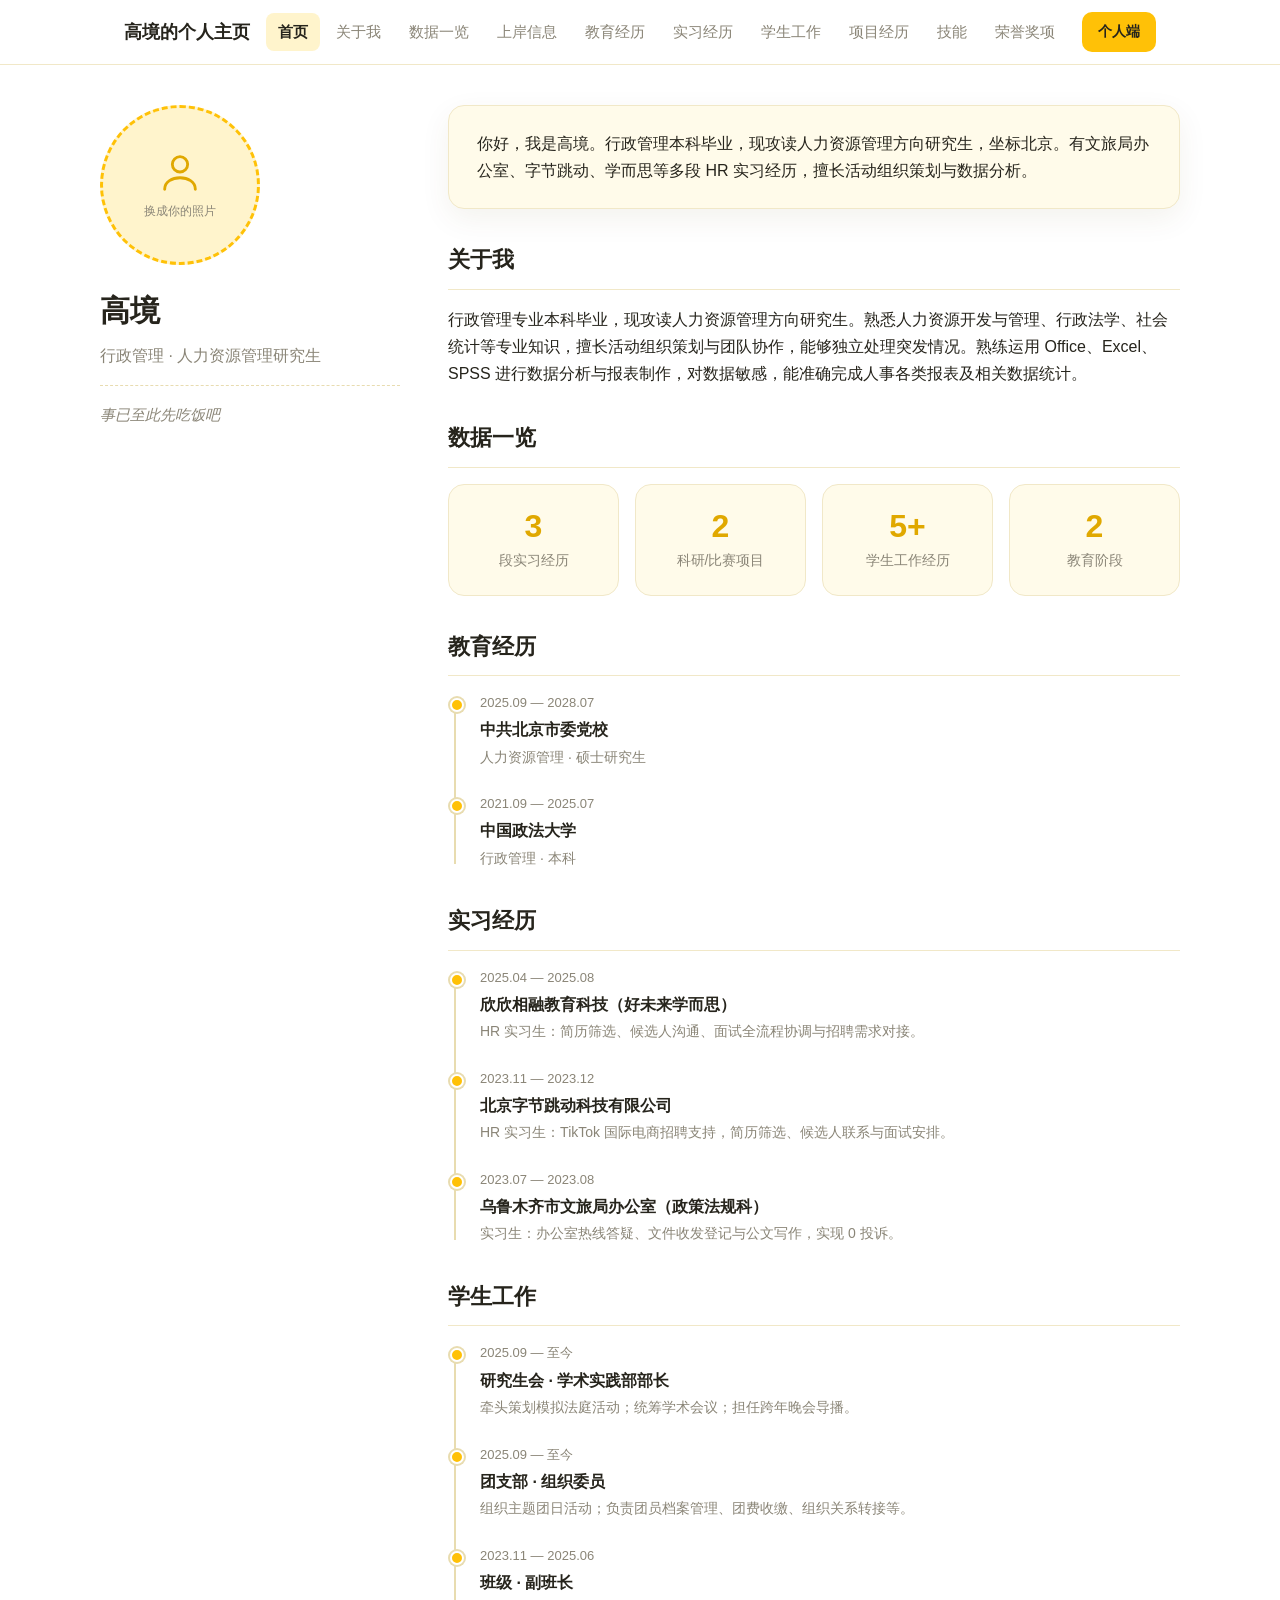
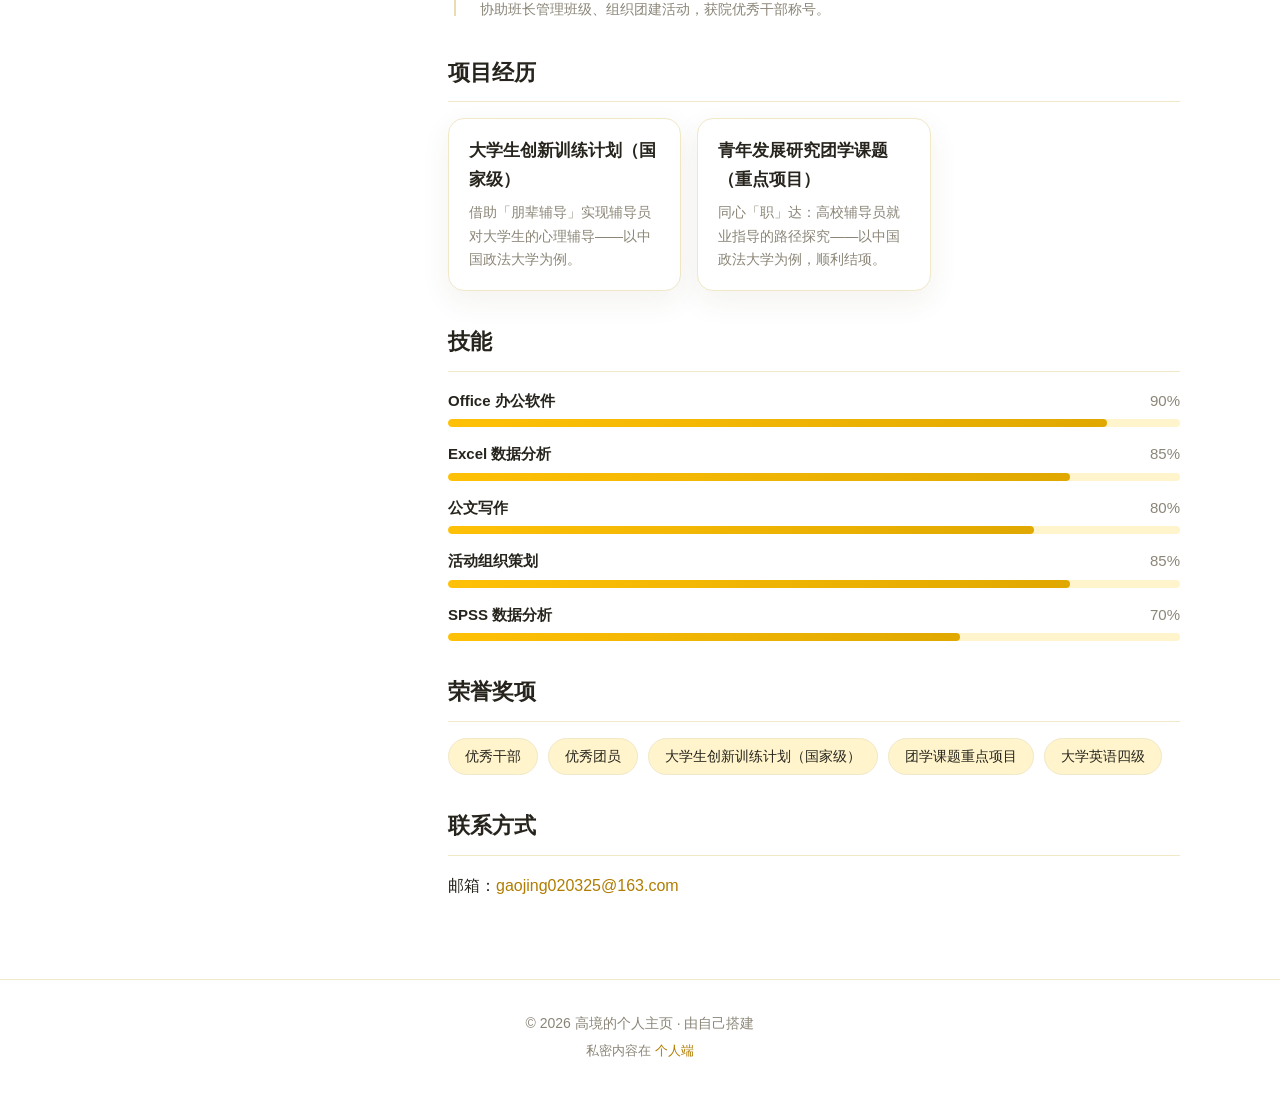
<file: index.html>
<!DOCTYPE html>
<html lang="zh-CN">
<head>
  <meta charset="UTF-8">
  <meta name="viewport" content="width=device-width, initial-scale=1.0">
  <title>我的个人主页</title>
  <link rel="stylesheet" href="css/style.css?v=6">
</head>
<body id="top">
  <header class="site-header">
    <div class="container header-inner">
      <a class="brand" href="index.html">我的个人主页</a>
      <nav class="main-nav" id="main-nav"></nav>
      <a href="private.html" class="btn-personal">个人端</a>
    </div>
  </header>

  <main class="container page">
    <!-- 左侧栏：照片 + 名字 + 签名 -->
    <aside class="sidebar">
      <div class="photo" id="photo">
        <svg viewBox="0 0 24 24" width="46" height="46" fill="none" stroke="currentColor" stroke-width="1.5" stroke-linecap="round" stroke-linejoin="round" aria-hidden="true">
          <circle cx="12" cy="8" r="4"></circle>
          <path d="M4 21c0-4 4-6 8-6s8 2 8 6"></path>
        </svg>
        <span class="photo-hint">换成你的照片</span>
      </div>
      <h1 class="side-name" id="hero-name">你的名字</h1>
      <p class="side-title" id="hero-title"></p>
      <p class="signature" id="signature"></p>
    </aside>

    <!-- 右侧：内容 -->
    <div class="content">
      <section class="intro-card">
        <p id="intro"></p>
      </section>

      <div id="sections"></div>

      <section class="section contact" id="contact"></section>
    </div>
  </main>

  <footer class="site-footer">
    <div class="container">
      <p>© <span id="year"></span> <span id="footer-brand">我的个人主页</span> · 由自己搭建</p>
      <p class="muted small">私密内容在 <a href="private.html">个人端</a></p>
    </div>
  </footer>

  <script src="js/config.js?v=11"></script>
  <script src="js/main.js?v=9"></script>
</body>
</html>
</file>
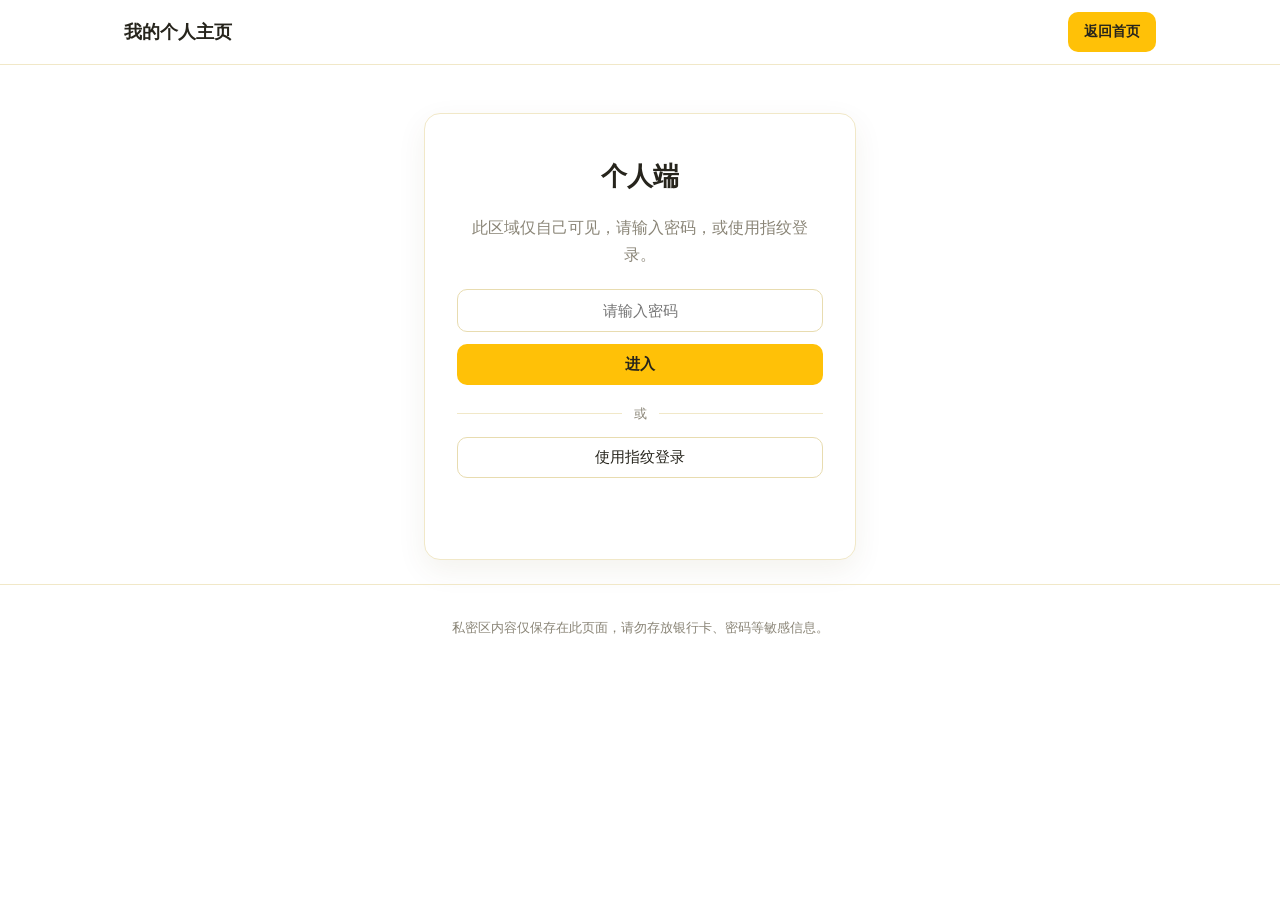
<file: private.html>
<!DOCTYPE html>
<html lang="zh-CN">
<head>
  <meta charset="UTF-8">
  <meta name="viewport" content="width=device-width, initial-scale=1.0">
  <title>个人端 · 登录</title>
  <link rel="stylesheet" href="css/style.css?v=6">
</head>
<body>
  <header class="site-header">
    <div class="container header-inner">
      <a class="brand" href="index.html">我的个人主页</a>
      <a href="index.html" class="btn-personal ml-auto">返回首页</a>
    </div>
  </header>

  <main class="container narrow">
    <!-- 登录界面 -->
    <section id="login-view" class="login-card">
      <h1>个人端</h1>
      <p class="muted">此区域仅自己可见，请输入密码，或使用指纹登录。</p>
      <form id="login-form">
        <input type="password" id="password" placeholder="请输入密码" autocomplete="current-password" required>
        <button type="submit" class="btn">进入</button>
      </form>
      <p id="login-error" class="error" hidden>密码错误，请重试。</p>

      <div class="or-divider"><span>或</span></div>
      <button type="button" id="fingerprint-btn" class="btn-ghost fp-btn">使用指纹登录</button>
      <p id="fp-status" class="muted small fp-status"></p>
    </section>

    <!-- 私密内容 -->
    <section id="private-view" hidden>
      <div class="private-head">
        <h1>🔒 我的私密空间</h1>
        <button id="logout" class="btn-ghost">退出登录</button>
      </div>
      <p id="greeting" class="muted"></p>

      <div class="grid">
        <section class="panel">
          <h2>📝 私密笔记</h2>
          <div id="notes"></div>
        </section>
        <section class="panel">
          <h2>✅ 待办事项</h2>
          <ul id="todos" class="todo-list"></ul>
        </section>
      </div>
    </section>
  </main>

  <footer class="site-footer">
    <div class="container">
      <p class="muted small">私密区内容仅保存在此页面，请勿存放银行卡、密码等敏感信息。</p>
    </div>
  </footer>

  <script src="js/config.js?v=11"></script>
  <script src="js/private.js?v=6"></script>
</body>
</html>
</file>
<file: css/style.css>
/* ============================================
   个人网页 · 统一样式
   主色调：白色 + 黄色
   ============================================ */
:root {
  --bg: #ffffff;
  --surface: #ffffff;
  --surface-alt: #fffbea;
  --text: #26241c;
  --muted: #8a8577;
  --primary: #ffc107;
  --primary-strong: #e0a800;
  --primary-soft: #fff4cc;
  --link: #b07d00;
  --border: #f1e8c8;
  --border-strong: #e8dcb0;
  --radius: 16px;
  --shadow: 0 10px 30px rgba(80, 65, 10, 0.07);
}

* { box-sizing: border-box; }
html, body { margin: 0; padding: 0; }
html { scroll-behavior: smooth; }

body {
  background: var(--bg);
  color: var(--text);
  font-family: -apple-system, BlinkMacSystemFont, "Segoe UI", "PingFang SC",
    "Hiragino Sans GB", "Microsoft YaHei", sans-serif;
  line-height: 1.7;
}

a { color: var(--link); text-decoration: none; }
a:hover { color: var(--primary-strong); }

.container { max-width: 1080px; margin: 0 auto; padding: 0 24px; }
.narrow { max-width: 480px; }
.muted { color: var(--muted); }
.small { font-size: 13px; }

/* ---------- 顶部导航 ---------- */
.site-header {
  position: sticky;
  top: 0;
  z-index: 20;
  background: rgba(255, 255, 255, 0.9);
  backdrop-filter: saturate(180%) blur(12px);
  border-bottom: 1px solid var(--border);
}
.header-inner {
  display: flex;
  align-items: center;
  gap: 16px;
  height: 64px;
}
.brand { font-weight: 700; font-size: 18px; color: var(--text); white-space: nowrap; }
.brand:hover { color: var(--primary-strong); }
.main-nav { display: flex; gap: 4px; margin: 0 auto; overflow-x: auto; }
.main-nav a {
  color: var(--muted);
  font-size: 15px;
  padding: 6px 12px;
  border-radius: 8px;
  white-space: nowrap;
}
.main-nav a:hover { color: var(--text); background: var(--primary-soft); }
.main-nav a.active { color: var(--text); background: var(--primary-soft); font-weight: 600; }
.btn-personal {
  flex-shrink: 0;
  display: inline-block;
  background: var(--primary);
  color: var(--text);
  font-size: 14px;
  font-weight: 600;
  padding: 8px 16px;
  border-radius: 10px;
  transition: background 0.15s ease;
}
.btn-personal:hover { background: var(--primary-strong); color: var(--text); }
.ml-auto { margin-left: auto; }

/* ---------- 按钮 ---------- */
.btn {
  display: inline-block;
  border: 0;
  cursor: pointer;
  background: var(--primary);
  color: var(--text);
  font-size: 15px;
  font-weight: 600;
  padding: 11px 22px;
  border-radius: 10px;
  transition: background 0.15s ease;
}
.btn:hover { background: var(--primary-strong); color: var(--text); }
.btn-ghost {
  display: inline-block;
  border: 1px solid var(--border-strong);
  cursor: pointer;
  background: transparent;
  color: var(--text);
  font-size: 14px;
  padding: 7px 16px;
  border-radius: 10px;
  transition: border-color 0.15s ease, color 0.15s ease;
}
.btn-ghost:hover { border-color: var(--primary-strong); color: var(--primary-strong); }

/* ---------- 主体布局：左栏 + 右内容 ---------- */
.page {
  display: grid;
  grid-template-columns: 300px 1fr;
  gap: 48px;
  padding: 40px 0 24px;
}
.sidebar { position: sticky; top: 88px; align-self: start; }
.content { min-width: 0; }

/* ---------- 左栏 ---------- */
.photo {
  width: 160px;
  height: 160px;
  border-radius: 50%;
  background: var(--primary-soft);
  border: 3px dashed var(--primary);
  display: flex;
  flex-direction: column;
  align-items: center;
  justify-content: center;
  gap: 6px;
  color: var(--primary-strong);
  overflow: hidden;
}
.photo svg { display: block; }
.photo .photo-hint { font-size: 12px; color: var(--muted); }
.photo img { width: 100%; height: 100%; object-fit: cover; border-radius: 50%; display: block; }

.side-name { margin: 20px 0 6px; font-size: 30px; }
.side-title { margin: 0; color: var(--muted); font-size: 16px; }
.signature {
  margin-top: 16px;
  padding-top: 16px;
  border-top: 1px dashed var(--border-strong);
  color: var(--muted);
  font-style: italic;
  font-size: 15px;
}

/* ---------- 内容卡片与分区 ---------- */
.intro-card {
  background: var(--surface-alt);
  border: 1px solid var(--border);
  border-radius: var(--radius);
  box-shadow: var(--shadow);
  padding: 24px 28px;
  margin-bottom: 32px;
}
.intro-card p { margin: 0; }

.section { margin-bottom: 32px; scroll-margin-top: 84px; }
.section h2 {
  font-size: 22px;
  margin: 0 0 16px;
  padding-bottom: 10px;
  border-bottom: 1px solid var(--border);
}
.section ul { margin: 0; padding-left: 22px; }
.section li { margin-bottom: 6px; }

.card-grid { display: grid; grid-template-columns: repeat(auto-fill, minmax(220px, 1fr)); gap: 16px; }
.card {
  display: block;
  background: var(--surface);
  border: 1px solid var(--border);
  border-radius: var(--radius);
  box-shadow: var(--shadow);
  padding: 18px 20px;
  color: var(--text);
  transition: transform 0.15s ease, border-color 0.15s ease;
}
a.card:hover { transform: translateY(-3px); border-color: var(--primary-strong); color: var(--text); }
.card h3 { margin: 0 0 6px; font-size: 17px; }
.card p { margin: 0; color: var(--muted); font-size: 14px; }

.links { list-style: none; padding: 0 !important; }
.links li { margin-bottom: 8px; }

/* 数据统计 */
.stats { display: grid; grid-template-columns: repeat(auto-fit, minmax(140px, 1fr)); gap: 16px; }
.stat {
  background: var(--surface-alt);
  border: 1px solid var(--border);
  border-radius: var(--radius);
  padding: 22px 16px;
  text-align: center;
}
.stat-number { font-size: 32px; font-weight: 700; color: var(--primary-strong); line-height: 1.2; }
.stat-label { color: var(--muted); font-size: 14px; margin-top: 4px; }

/* 时间线 */
.timeline { position: relative; padding-left: 24px; }
.timeline::before { content: ""; position: absolute; left: 6px; top: 6px; bottom: 6px; width: 2px; background: var(--border-strong); }
.tl-item { position: relative; padding: 0 0 24px 8px; }
.tl-item:last-child { padding-bottom: 0; }
.tl-item::before {
  content: ""; position: absolute; left: -22px; top: 6px;
  width: 10px; height: 10px; border-radius: 50%;
  background: var(--primary); border: 2px solid #fff; box-shadow: 0 0 0 2px var(--border-strong);
}
.tl-time { font-size: 13px; color: var(--muted); }
.tl-title { font-weight: 700; font-size: 16px; margin: 2px 0; }
.tl-desc { color: var(--muted); font-size: 14px; }

/* 技能条 */
.skills { display: flex; flex-direction: column; gap: 14px; }
.skill-head { display: flex; justify-content: space-between; font-size: 15px; margin-bottom: 6px; }
.skill-name { font-weight: 600; }
.skill-level { color: var(--muted); }
.skill-bar { height: 8px; background: var(--primary-soft); border-radius: 6px; overflow: hidden; }
.skill-fill { height: 100%; background: linear-gradient(90deg, var(--primary), var(--primary-strong)); border-radius: 6px; }

/* 标签 */
.tags { display: flex; flex-wrap: wrap; gap: 10px; }
.tag {
  background: var(--primary-soft);
  color: var(--text);
  border: 1px solid var(--border);
  border-radius: 999px;
  padding: 6px 16px;
  font-size: 14px;
}

/* ---------- 登录卡片（私密页） ---------- */
.login-card {
  background: var(--surface);
  border: 1px solid var(--border);
  border-radius: var(--radius);
  box-shadow: var(--shadow);
  padding: 40px 32px;
  margin-top: 48px;
  text-align: center;
}
.login-card h1 { margin: 0 0 8px; font-size: 26px; }
.login-card form { margin-top: 20px; display: flex; flex-direction: column; gap: 12px; }
.login-card input {
  border: 1px solid var(--border-strong);
  border-radius: 10px;
  padding: 12px 14px;
  font-size: 15px;
  text-align: center;
  outline: none;
}
.login-card input:focus { border-color: var(--primary-strong); }
.error { color: #c0392b; font-size: 14px; margin: 12px 0 0; }

.or-divider {
  display: flex;
  align-items: center;
  gap: 12px;
  margin: 18px 0 12px;
  color: var(--muted);
  font-size: 13px;
}
.or-divider::before,
.or-divider::after { content: ""; flex: 1; height: 1px; background: var(--border); }
.fp-btn { width: 100%; justify-content: center; padding: 10px 16px; font-size: 15px; }
.fp-status { margin-top: 10px; min-height: 18px; }

.private-head { display: flex; align-items: center; justify-content: space-between; gap: 16px; margin-top: 40px; }
.private-head h1 { font-size: 26px; margin: 0; }

.grid { display: grid; grid-template-columns: repeat(auto-fit, minmax(280px, 1fr)); gap: 20px; margin-top: 8px; }
.panel {
  background: var(--surface);
  border: 1px solid var(--border);
  border-radius: var(--radius);
  box-shadow: var(--shadow);
  padding: 22px 24px;
}
.panel h2 { margin: 0 0 16px; font-size: 18px; }

.note { border-left: 3px solid var(--primary); padding: 4px 0 4px 14px; margin-bottom: 14px; }
.note-time { font-size: 12px; color: var(--muted); }
.note-content { font-size: 15px; }

.todo-list { list-style: none; margin: 0; padding: 0; }
.todo-list li { padding: 8px 0 8px 28px; position: relative; border-bottom: 1px dashed var(--border); }
.todo-list li:last-child { border-bottom: 0; }
.todo-list li::before { content: ""; position: absolute; left: 0; top: 14px; width: 16px; height: 16px; border: 2px solid var(--primary-strong); border-radius: 5px; }
.todo-list li.done { color: var(--muted); text-decoration: line-through; }
.todo-list li.done::before { background: var(--primary); border-color: var(--primary); }

/* ---------- 页脚 ---------- */
.site-footer {
  border-top: 1px solid var(--border);
  margin-top: 24px;
  padding: 28px 0 40px;
  text-align: center;
  color: var(--muted);
  font-size: 14px;
}
.site-footer p { margin: 4px 0; }

/* ---------- 响应式 ---------- */
@media (max-width: 860px) {
  .header-inner { flex-wrap: wrap; height: auto; padding: 12px 0; }
  .main-nav { order: 3; width: 100%; margin: 0; }
  .page { grid-template-columns: 1fr; gap: 28px; padding-top: 24px; }
  .sidebar { position: static; text-align: center; }
  .photo { margin: 0 auto; }
  .side-name { font-size: 26px; }
}
@media (max-width: 640px) {
  .container { padding: 0 18px; }
}
</file>
